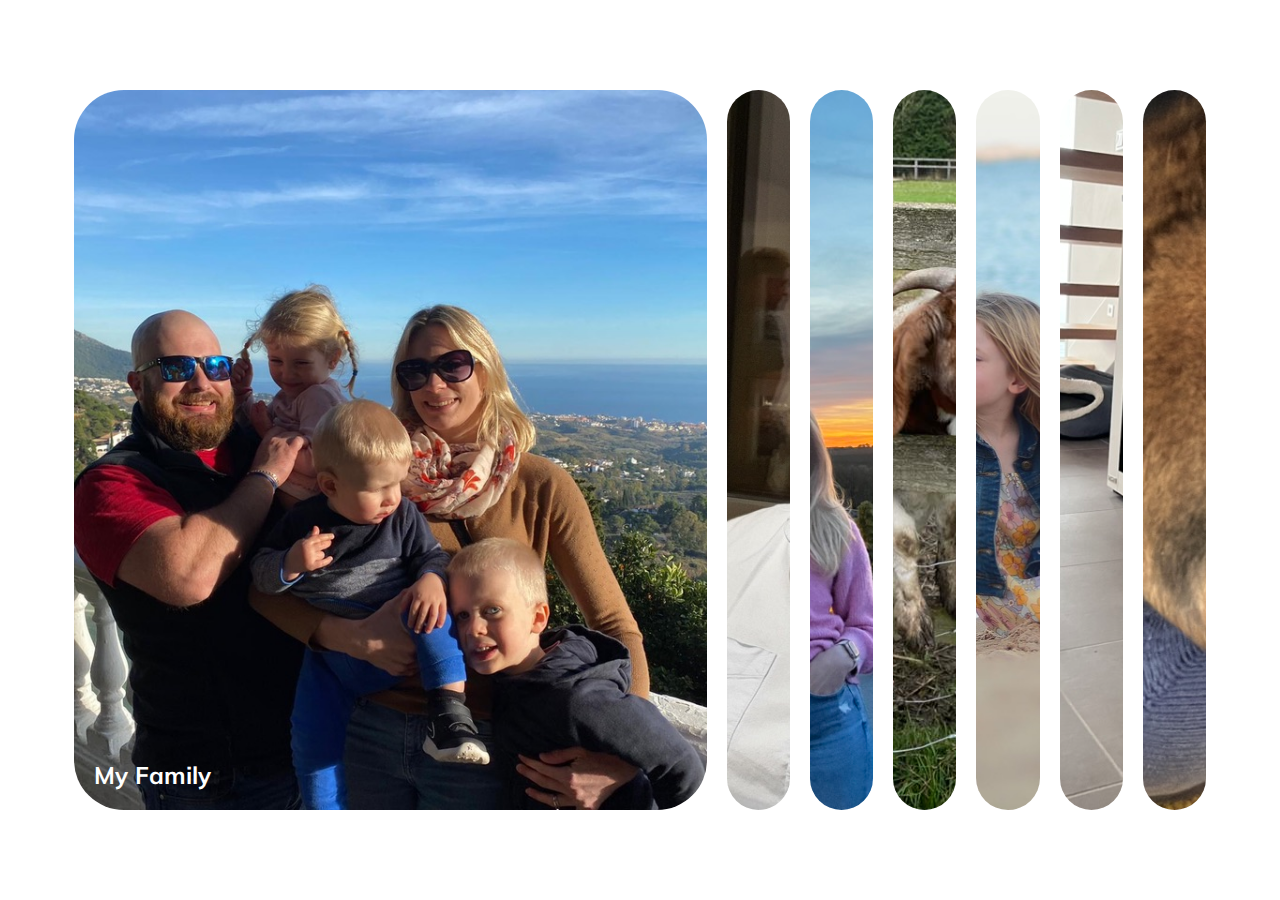
<file: _epanding_cards_/index.html>
<!DOCTYPE html>
<html lang="en">
<head>
    <meta charset="UTF-8">
    <meta name="viewport" content="width=device-width, initial-scale=1.0">
    <link rel="stylesheet" href="https://cdnjs.cloudflare.com/ajax/libs/font-awesome/6.5.2/css/all.min.css" integrity="sha512-SnH5WK+bZxgPHs44uWIX+LLJAJ9/2PkPKZ5QiAj6Ta86w+fsb2TkcmfRyVX3pBnMFcV7oQPJkl9QevSCWr3W6A==" crossorigin="anonymous" referrerpolicy="no-referrer" />
    <link rel="stylesheet" href="style.css">
    <title>Expanding Cards</title>
</head>
<body>
    <div class="container">
      <div class="panel active" style="background-image: url('img/myFamily.jpeg')";>
        <h3>My Family</h3>
      </div>
      <div class="panel" style="background-image: url('img/me.jpeg')">
        <h3>Me</h3>
      </div>
      <div class="panel" style="background-image: url('img/lara.jpeg')">
        <h3>Lara</h3>
      </div>
      <div class="panel" style="background-image: url('img/marlon.jpeg')">
        <h3>Marlon</h3>
      </div>
      <div class="panel" style="background-image: url('img/lois.jpeg')">
        <h3>Lois</h3>
      </div>
      <div class="panel" style="background-image: url('img/benji.jpeg')">
        <h3>Benji</h3>
      </div>
      <div class="panel" style="background-image: url('img/pimpa.jpeg')">
        <h3>Pimpa</h3>
      </div>

    </div>

    <script src="script.js"></script>
</body>
</html>
</file>
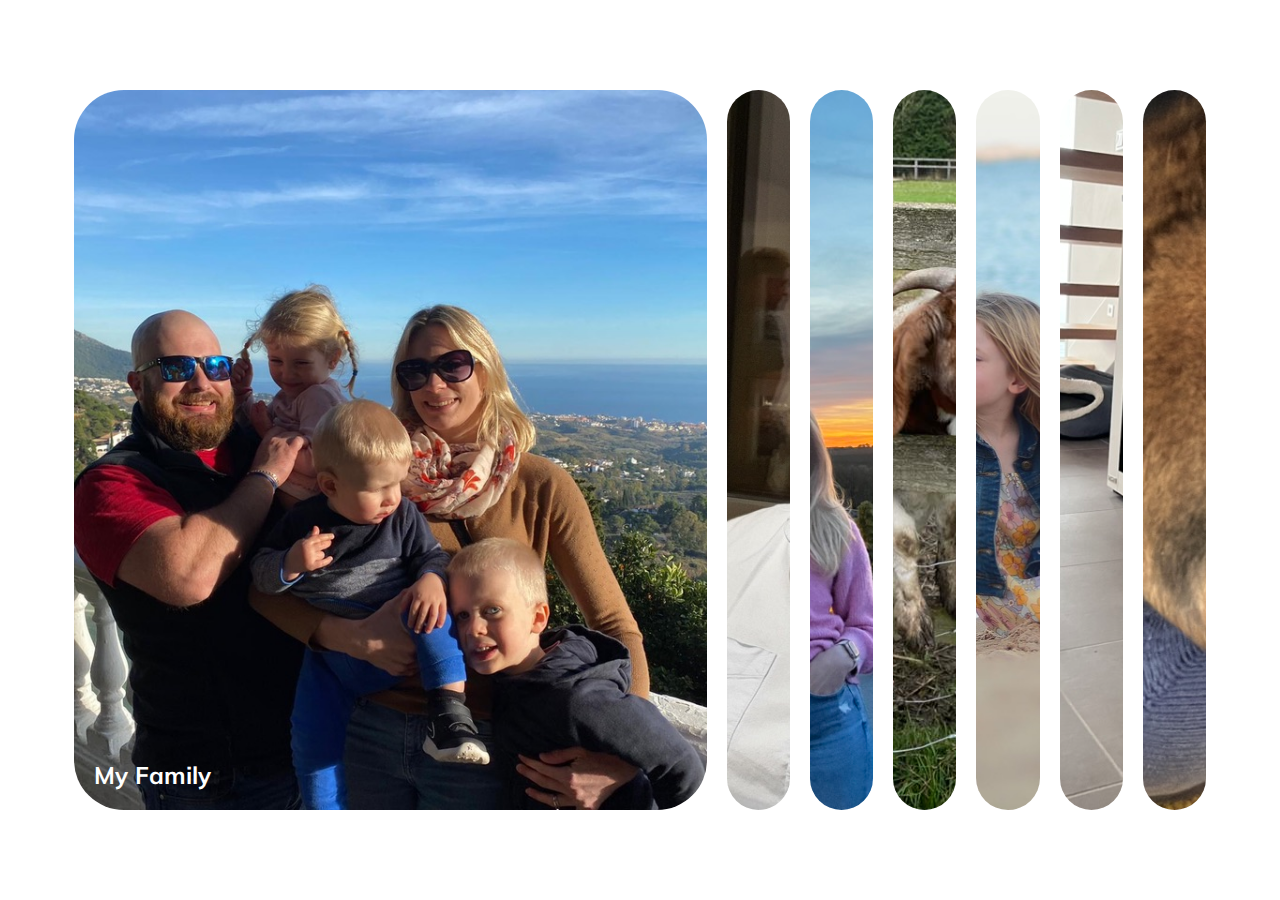
<file: expanding_cards.html>
<!DOCTYPE html>
<html lang="en">
<head>
    <meta charset="UTF-8">
    <meta name="viewport" content="width=device-width, initial-scale=1.0">
    <link rel="stylesheet" href="https://cdnjs.cloudflare.com/ajax/libs/font-awesome/6.5.2/css/all.min.css" integrity="sha512-SnH5WK+bZxgPHs44uWIX+LLJAJ9/2PkPKZ5QiAj6Ta86w+fsb2TkcmfRyVX3pBnMFcV7oQPJkl9QevSCWr3W6A==" crossorigin="anonymous" referrerpolicy="no-referrer" />
    <link rel="stylesheet" href="expanding_cards.css">
    <title>Expanding Cards</title>
</head>
<body>
    <div class="container">
      <div class="panel active" style="background-image: url('img/myFamily.jpeg')";>
        <h3>My Family</h3>
      </div>
      <div class="panel" style="background-image: url('img/me.jpeg')">
        <h3>Me</h3>
      </div>
      <div class="panel" style="background-image: url('img/lara.jpeg')">
        <h3>Lara</h3>
      </div>
      <div class="panel" style="background-image: url('img/marlon.jpeg')">
        <h3>Marlon</h3>
      </div>
      <div class="panel" style="background-image: url('img/lois.jpeg')">
        <h3>Lois</h3>
      </div>
      <div class="panel" style="background-image: url('img/benji.jpeg')">
        <h3>Benji</h3>
      </div>
      <div class="panel" style="background-image: url('img/pimpa.jpeg')">
        <h3>Pimpa</h3>
      </div>

    </div>

    <script src="expanding_cards.js"></script>
</body>
</html>
</file>
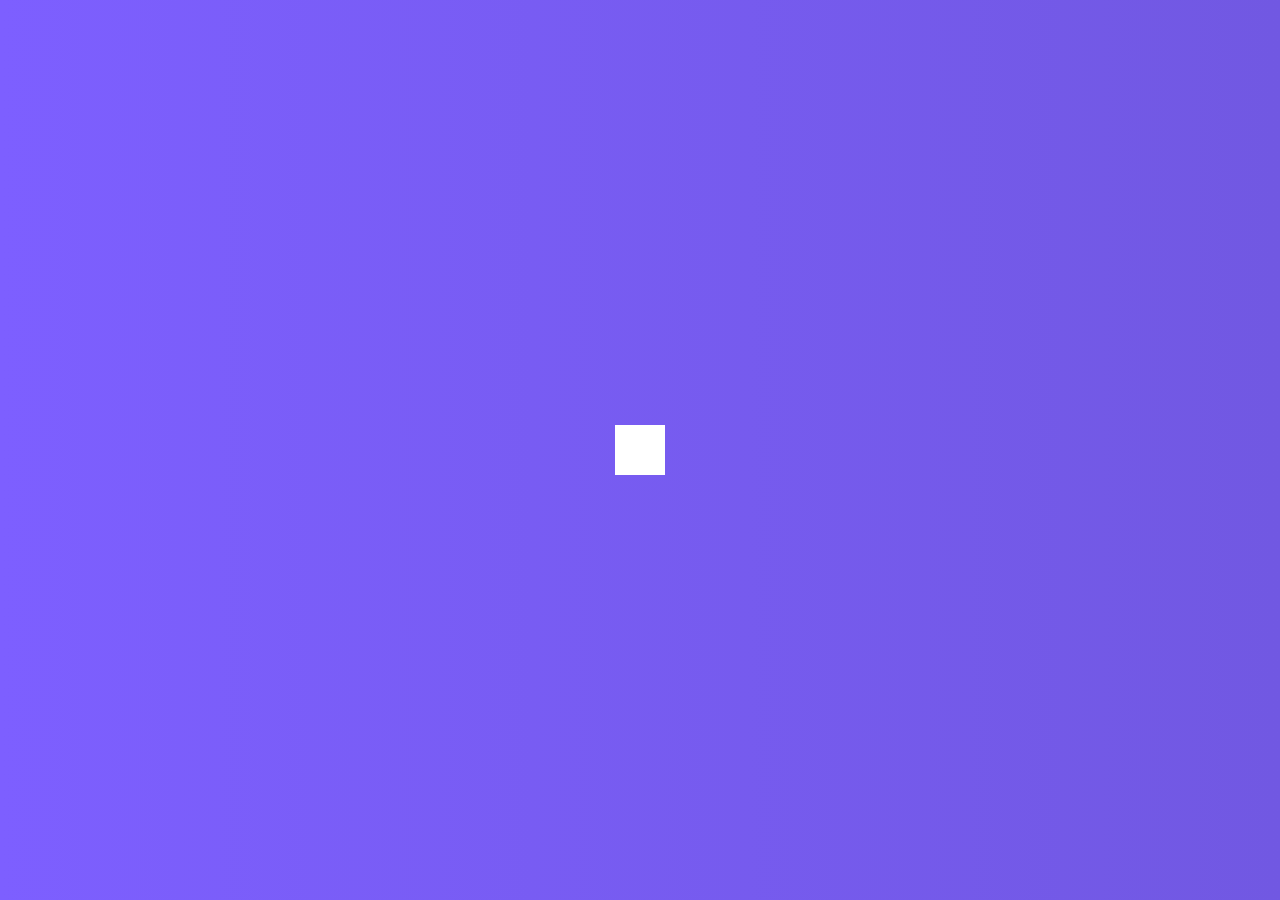
<file: hidden_search_widget.html>
<!DOCTYPE html>
<html lang="en">
<head>
    <meta charset="UTF-8">
    <meta name="viewport" content="width=device-width, initial-scale=1.0">
    <link rel="stylesheet" href="https://cdnjs.cloudflare.com/ajax/libs/font-awesome/6.5.2/css/all.min.css" integrity="sha512-SnH5WK+bZxgPHs44uWIX+LLJAJ9/2PkPKZ5QiAj6Ta86w+fsb2TkcmfRyVX3pBnMFcV7oQPJkl9QevSCWr3W6A==" crossorigin="anonymous" referrerpolicy="no-referrer" />
    <link rel="stylesheet" href="hidden_search_widge.css">
    <title>Hidden Search</title>
</head>
<body>
    <nav class="search">
        <input type="text" class="input" placeholder="Search...">
        <button class="btn"><i class="fas fa-search"></i></button>
    </nav>  

    <script src="hidden_search_widge.js"></script>
</body>
</html>
</file>
<file: _epanding_cards_/style.css>
@import url('https://fonts.googleapis.com/css2?family=Muli&display=swap');

*{
    box-sizing: border-box;
}

body{
    font-family:'Muli', sans-serif;
    margin: 0;
    display: flex;
    align-items: center;
    justify-content:center;
    height: 100vh;
    overflow: hidden;
}

.container{
    display: flex;
    width: 90vw;
}

.panel{
    background-size: auto 100%;
    background-position: center;
    background-repeat: no-repeat;
    height:80vh ;
    border-radius: 50px;
    color: #fff;
    cursor: pointer;
    flex: 0.5;
    margin:10px;
    position: relative; 
   
    -webkit-transition: all 700ms ease-in;
    
}

.panel h3{
    font-size: 24px;
    position: absolute;
    bottom: 20px; 
    left: 20px;
    margin: 0;
    opacity:0 ;
}

.panel.active{
    flex: 5;
}

.panel.active h3{
    opacity: 1;
    transition: opacity 0.5s ease-in 0.5s;
}

@media(max-width: 580px){
    .container{
        width: 100vw;
    }


    
    .panel:nth-of-type(4), .panel:nth-of-type(5){
        display: none;
    }
}
</file>
<file: expanding_cards.css>
@import url('https://fonts.googleapis.com/css2?family=Muli&display=swap');

*{
    box-sizing: border-box;
}

body{
    font-family:'Muli', sans-serif;
    margin: 0;
    display: flex;
    align-items: center;
    justify-content:center;
    height: 100vh;
    overflow: hidden;
}

.container{
    display: flex;
    width: 90vw;
}

.panel{
    background-size: auto 100%;
    background-position: center;
    background-repeat: no-repeat;
    height:80vh ;
    border-radius: 50px;
    color: #fff;
    cursor: pointer;
    flex: 0.5;
    margin:10px;
    position: relative; 
   
    -webkit-transition: all 700ms ease-in;
    
}

.panel h3{
    font-size: 24px;
    position: absolute;
    bottom: 20px; 
    left: 20px;
    margin: 0;
    opacity:0 ;
}

.panel.active{
    flex: 5;
}

.panel.active h3{
    opacity: 1;
    transition: opacity 0.5s ease-in 0.5s;
}

@media(max-width: 580px){
    .container{
        width: 100vw;
    }


    
    .panel:nth-of-type(4), .panel:nth-of-type(5){
        display: none;
    }
}
</file>
<file: hidden_search_widge.css>
@import url('https://fonts.googleapis.com/css2?family=Roboto:ital,wght@0,100;0,300;0,400;0,500;0,700;0,900;1,100;1,300;1,400;1,500;1,700;1,900&display=swap');

*{
    box-sizing: border-box;
}

body{
    background-image: linear-gradient(90deg, #7d5fff, #7158e2);
    font-family: 'Roboto', sans-serif;
    margin: 0;
    display: flex;
    align-items: center;
    justify-content:center;
    height: 100vh;
    overflow: hidden;
}

.search {
    position: relative;
    height: 50px;
}


.search .input{

    background-color: white;
    border: 0;
    font-size: 18px;
    padding: 15px;
    height: 50px;
    width: 50px;
    transition: width 0.3s ease ;

}

.btn{
   background-color: #fff;
   border: 0;
   cursor: pointer;
   font-size: 24px;
   position: absolute;
   top: 0;
   left: 0;
   height: 50px;
   width: 50px;
   transition:transform, 0.3s ease ;
}

.btn:focus,.input:focus{
    outline: none;
}


.search.active .input{
    width: 200px;
}

.search.active .btn{
    transform: translateX(198px);
}
</file>
